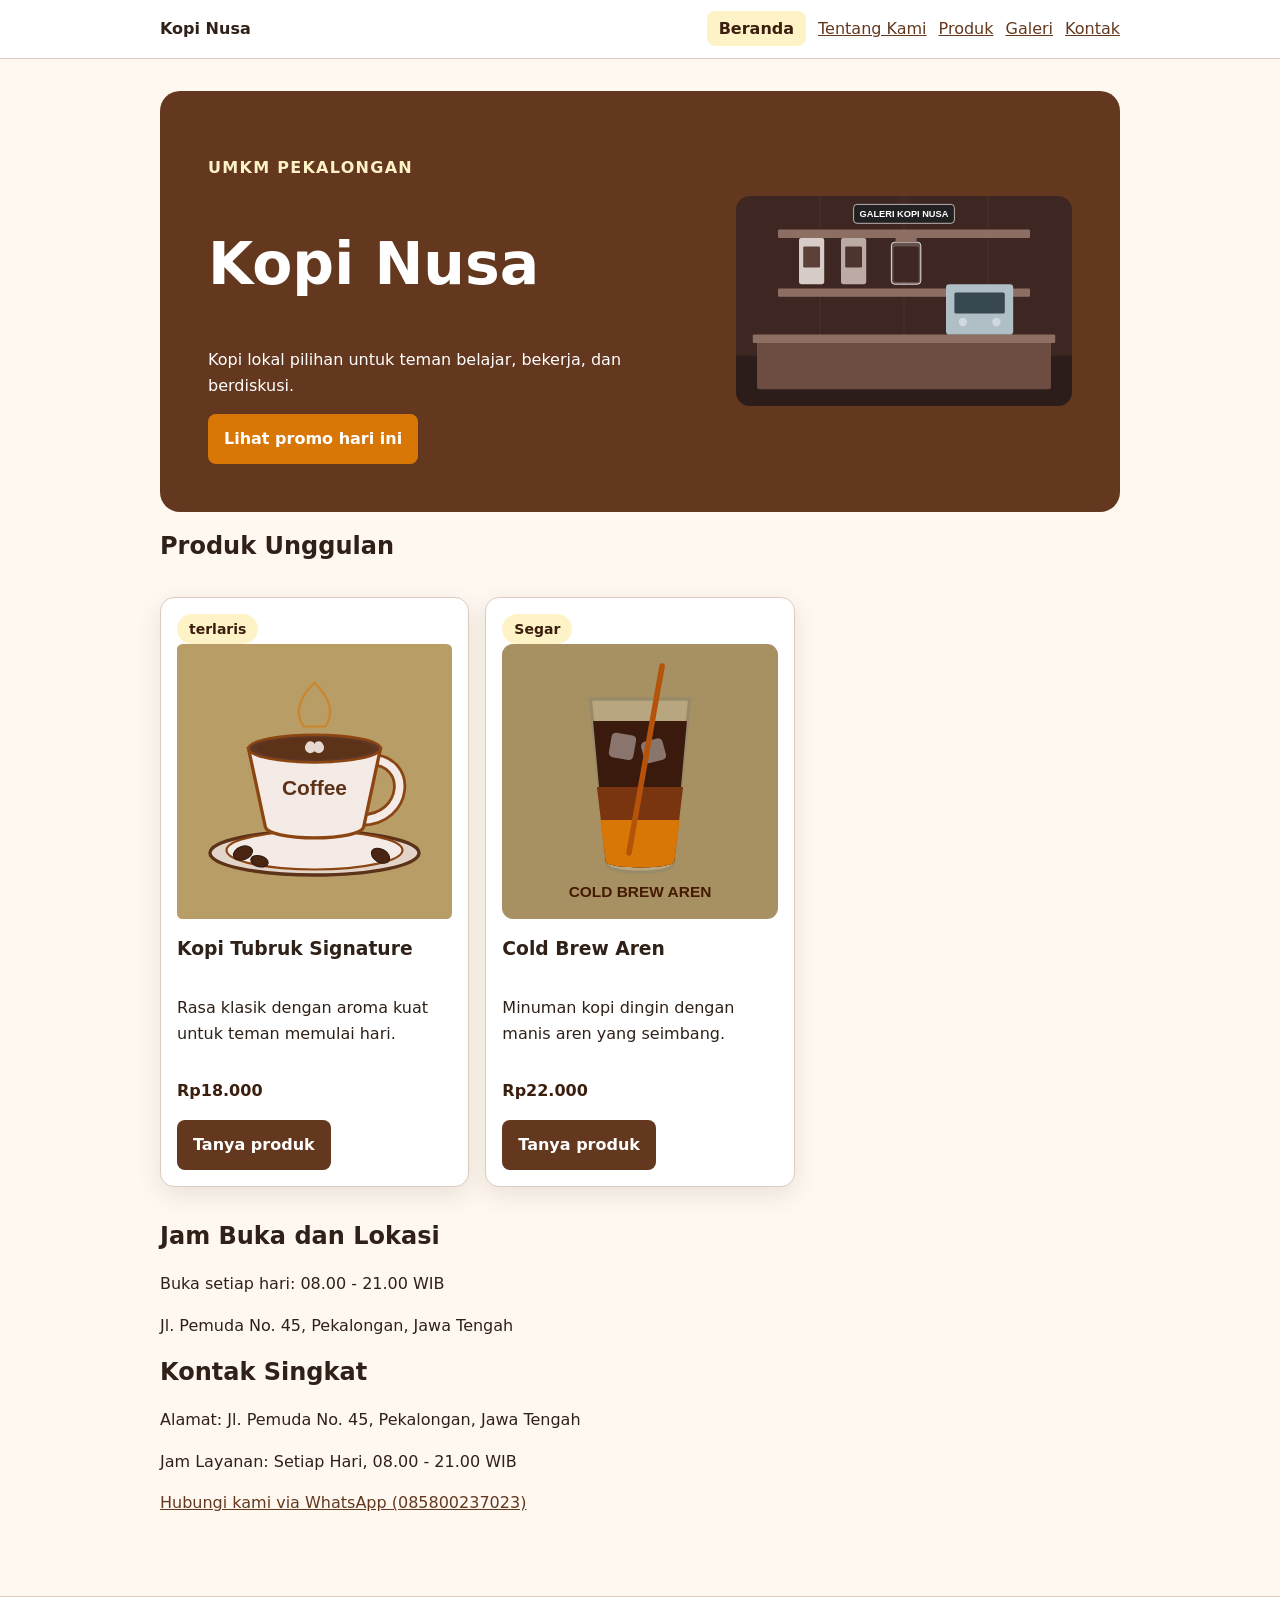
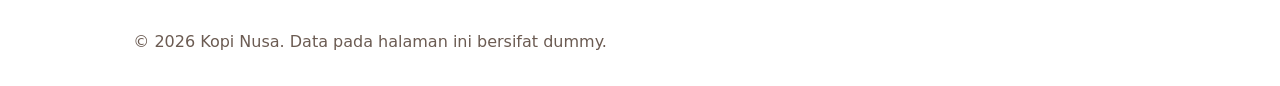
<file: index.html>
<!DOCTYPE html>
<html lang="id">
<head>
  <meta charset="UTF-8">
  <meta name="viewport" content="width=device-width, initial-scale=1.0">
  <title>Kopi Nusa - Website UMKM</title>
  <link rel="stylesheet" href="css/style.css">
  <script src="js/app.js" defer></script>
</head>
<body>
  <a class="skip-link" href="#konten">Lewati ke konten utama</a>

  <!-- Header & Navigasi -->
  <header class="site-header">
    <nav class="nav" aria-label="Navigasi utama">
      <a class="brand" href="index.html">Kopi Nusa</a>
      
      <!-- Tombol Hamburger Menu Mobile -->
      <button id="menu-toggle" class="hamburger-toggle" aria-label="Buka Menu Navigasi" type="button">
        <span class="bar"></span>
        <span class="bar"></span>
        <span class="bar"></span>
      </button>

      <!-- Menu Navigasi Utama -->
      <ul id="nav-menu">
        <li><a aria-current="page" href="index.html">Beranda</a></li>
        <li><a href="tentang.html">Tentang Kami</a></li>
        <li><a href="produk.html">Produk</a></li>
        <li><a href="galeri.html">Galeri</a></li>
        <li><a href="kontak.html">Kontak</a></li>
      </ul>
    </nav>
  </header>

  <!-- Konten Utama -->
  <main id="konten" class="page">
    
    <!-- Section Hero -->
    <section class="hero" aria-labelledby="hero-title">
      <div class="hero-content">
        <p class="eyebrow">UMKM Pekalongan</p>
        <h1 id="hero-title">Kopi Nusa</h1>
        <p>Kopi lokal pilihan untuk teman belajar, bekerja, dan berdiskusi.</p>
        <button id="promoButton" type="button">Lihat promo hari ini</button>
      </div>
      <img class="hero-image" src="assets/images/etalase-kopi.svg" width="640" height="360" alt="Etalase Kopi Nusa berisi kemasan kopi lokal" />
    </section>

    <!-- Section Produk Unggulan -->
    <section aria-labelledby="produk-title">
      <h2 id="produk-title">Produk Unggulan</h2>
      <div class="product-grid">
        
        <article class="product-card">
          <span class="product-badge">terlaris</span>
          <img src="assets/images/kopi-tubruk.svg" alt="Secangkir Kopi Tubruk Signature hangat dengan krema tebal">
          <h3>Kopi Tubruk Signature</h3>
          <p>Rasa klasik dengan aroma kuat untuk teman memulai hari.</p>
          <p class="price">Rp18.000</p>
          <div class="card-actions">
            <a class="button" href="kontak.html">Tanya produk</a>
          </div>
        </article>

        <article class="product-card">
          <span class="product-badge">Segar</span>
          <img src="assets/images/cold-brew.svg" alt="Segelas Cold Brew Aren dingin dengan lapisan susu dan gula aren">
          <h3>Cold Brew Aren</h3>
          <p>Minuman kopi dingin dengan manis aren yang seimbang.</p>
          <p class="price">Rp22.000</p>
          <div class="card-actions">
            <a class="button" href="kontak.html">Tanya produk</a>
          </div>
        </article>

      </div>
    </section>

    <!-- Section Jam Buka dan Lokasi -->
    <section aria-labelledby="lokasi-title">
      <h2 id="lokasi-title">Jam Buka dan Lokasi</h2>
      <p>Buka setiap hari: 08.00 - 21.00 WIB</p>
      <p>Jl. Pemuda No. 45, Pekalongan, Jawa Tengah</p>
    </section>

    <!-- Section Kontak Singkat (Tugas Mandiri P02) -->
    <section id="kontak" aria-labelledby="kontak-heading">
      <h2 id="kontak-heading">Kontak Singkat</h2>
      <p>Alamat: Jl. Pemuda No. 45, Pekalongan, Jawa Tengah</p>
      <p>Jam Layanan: Setiap Hari, 08.00 - 21.00 WIB</p>
      <p>
        <a href="https://wa.me/6285800237023" target="_blank" rel="noopener noreferrer">
          Hubungi kami via WhatsApp (085800237023)
        </a>
      </p>
    </section>

  </main>

  <!-- Footer -->
  <footer class="site-footer">
    <p>&copy; 2026 Kopi Nusa. Data pada halaman ini bersifat dummy.</p>
  </footer>

  <script src="js/script.js"></script>
</body>
</html>
</file>
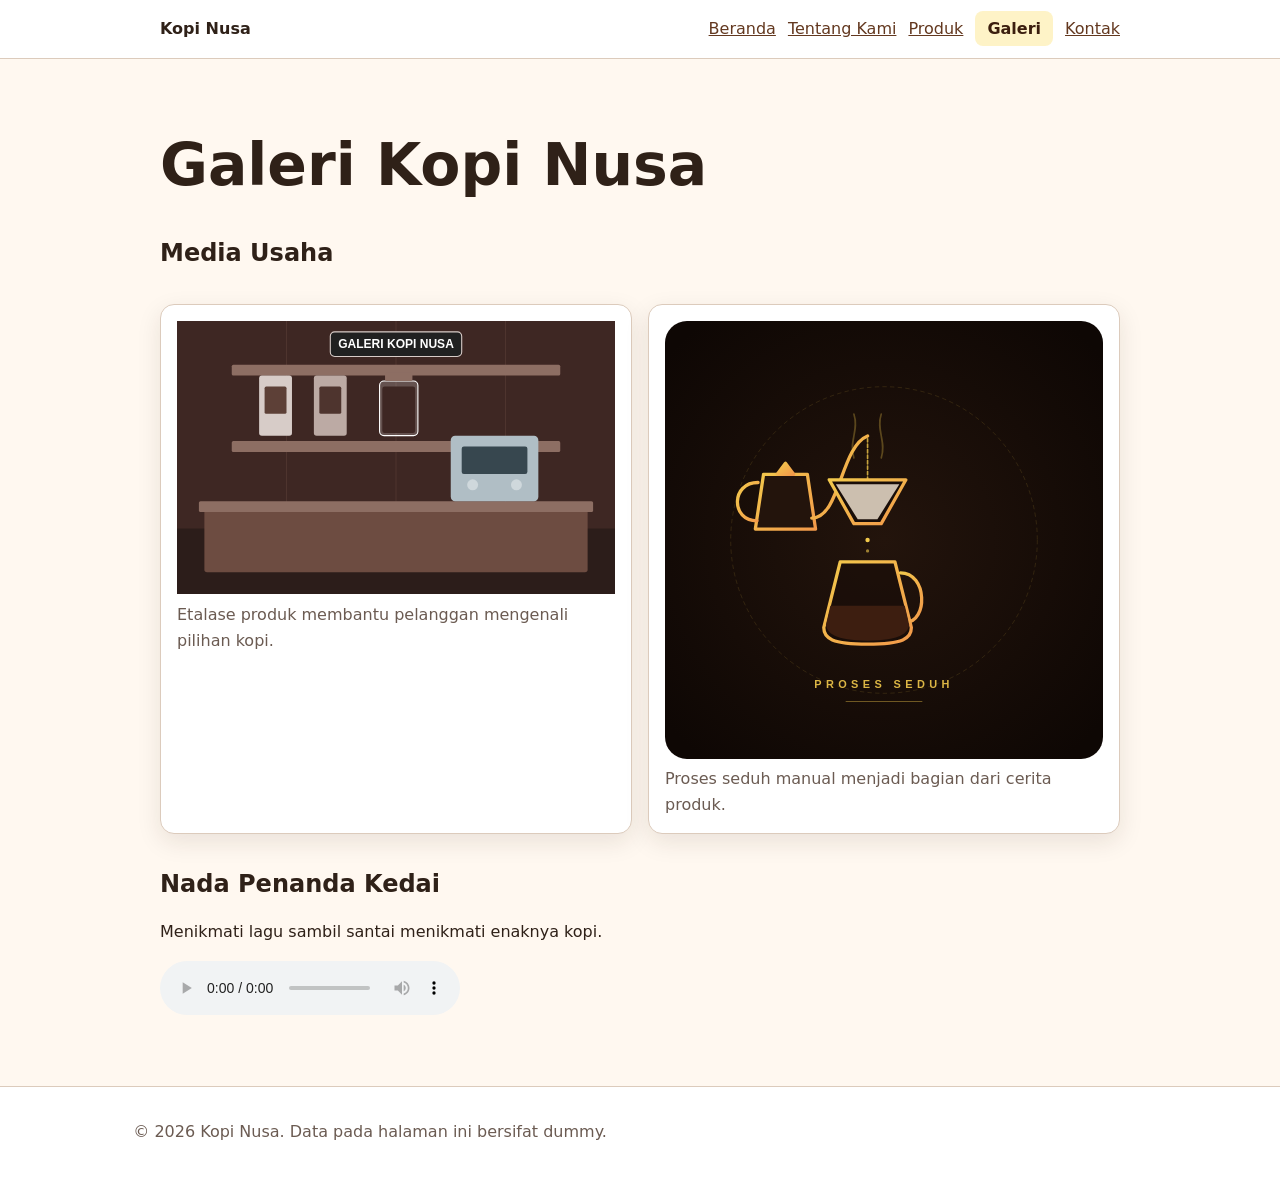
<file: galeri.html>
<!DOCTYPE html>
<html lang="id">
<head>
  <meta charset="utf-8" />
  <meta name="viewport" content="width=device-width, initial-scale=1" />
  <title>Galeri Kopi Nusa - Website UMKM</title>
  <link rel="stylesheet" href="css/style.css">
  <script src="js/app.js" defer></script>
</head>
<body>
  <a class="skip-link" href="#main">Lompati ke konten utama</a>
  
  <header class="site-header">
    <nav class="nav" aria-label="Navigasi utama">
      <a class="brand" href="index.html">Kopi Nusa</a>

      <!-- Tombol Hamburger Menu Mobile -->
      <button id="menu-toggle" class="hamburger-toggle" aria-label="Buka Menu Navigasi" type="button">
        <span class="bar"></span>
        <span class="bar"></span>
        <span class="bar"></span>
      </button>

      <!-- Menu Navigasi Utama -->
      <ul id="nav-menu">
        <li><a href="index.html">Beranda</a></li>
        <li><a href="tentang.html">Tentang Kami</a></li>
        <li><a href="produk.html">Produk</a></li>
        <li><a aria-current="page" href="galeri.html">Galeri</a></li>
        <li><a href="kontak.html">Kontak</a></li>
      </ul>
    </nav>
  </header>

  <main id="main" class="page">
    <h1>Galeri Kopi Nusa</h1>

    <section aria-labelledby="media-title">
      <h2 id="media-title">Media Usaha</h2>
      <div class="gallery-grid">
        <figure class="media-card">
          <img src="assets/images/etalase-kopi.svg" width="640" height="360" loading="lazy" alt="Etalase Kopi Nusa berisi kemasan kopi lokal" />
          <figcaption>Etalase produk membantu pelanggan mengenali pilihan kopi.</figcaption>
        </figure>
        <figure class="media-card">
          <img src="assets/images/proses-seduh.svg" width="640" height="360" loading="lazy" alt="Barista menuang air panas ke dripper kopi" />
          <figcaption>Proses seduh manual menjadi bagian dari cerita produk.</figcaption>
        </figure>
      </div>
    </section>

    <section aria-labelledby="audio-title">
      <h2 id="audio-title">Nada Penanda Kedai</h2>
      <p id="audio-note">Menikmati lagu sambil santai menikmati enaknya kopi.</p>

      <audio controls aria-describedby="audio-note" preload="auto">
        <source src="assets/audio/suasana-kopi.mp3" type="audio/mpeg">
        <source src="assets/audio/suasana-kopi.mp3" type="audio/mp3">
        Browser Anda tidak mendukung pemutar audio.
      </audio>
    </section>
  </main>

  <footer class="site-footer">
    <p>&copy; 2026 Kopi Nusa. Data pada halaman ini bersifat dummy.</p>
  </footer>
</body>
</html>
</file>
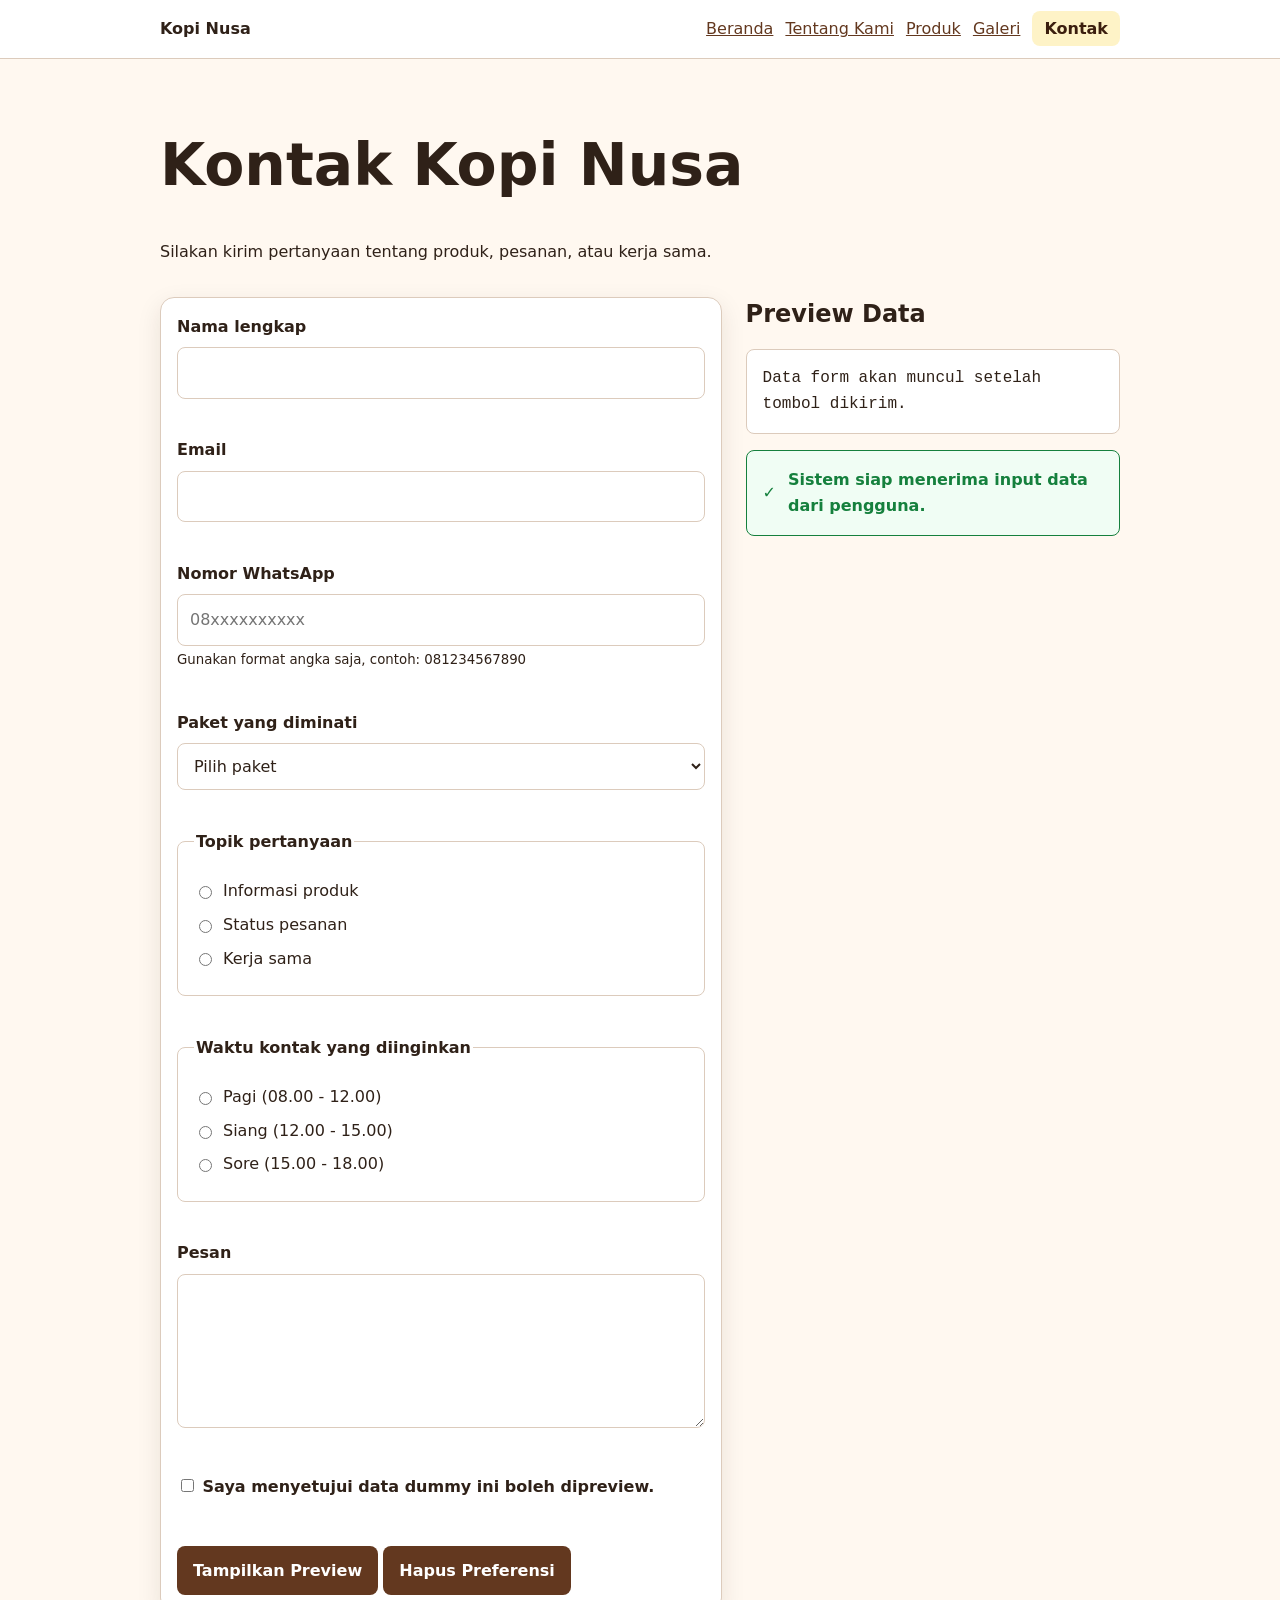
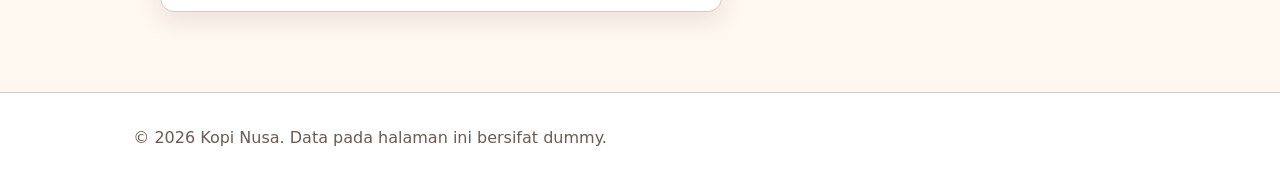
<file: kontak.html>
<!doctype html>
<html lang="id">
  <head>
    <meta charset="utf-8" />
    <meta name="viewport" content="width=device-width, initial-scale=1" />
    <title>Kontak Kopi Nusa - Website UMKM</title>
    <link rel="stylesheet" href="css/style.css" />
    <script src="js/form.js" defer></script>
    <script src="js/app.js" defer></script>
  </head>
  <body>
    <a class="skip-link" href="#konten">Lewati ke konten utama</a>
    <header class="site-header">
      <nav class="nav" aria-label="Navigasi utama">
        <a class="brand" href="index.html">Kopi Nusa</a>
        
        <!-- Tombol Hamburger Menu Mobile -->
        <button id="menu-toggle" class="hamburger-toggle" aria-label="Buka Menu Navigasi" type="button">
          <span class="bar"></span>
          <span class="bar"></span>
          <span class="bar"></span>
        </button>

        <!-- Menu Navigasi Utama -->
        <ul id="nav-menu">
          <li><a href="index.html">Beranda</a></li>
          <li><a href="tentang.html">Tentang Kami</a></li>
          <li><a href="produk.html">Produk</a></li>
          <li><a href="galeri.html">Galeri</a></li>
          <li><a aria-current="page" href="kontak.html">Kontak</a></li>
        </ul>
      </nav>
    </header>

    <main id="konten" class="page">
      <h1>Kontak Kopi Nusa</h1>
      <p>Silakan kirim pertanyaan tentang produk, pesanan, atau kerja sama.</p>

      <!-- Wrapper Grid 2 Kolom (Tambahan P06) -->
      <div class="contact-grid">

        <!-- Kolom 1: Formulir Kontak -->
        <form id="form-kontak" action="#" method="post" novalidate>
          <div class="field">
            <label for="nama">Nama lengkap</label>
            <input
              id="nama"
              name="nama"
              type="text"
              autocomplete="name"
              required
              minlength="3"
              aria-describedby="nama-error"
            />
            <p id="nama-error" class="field-error" aria-live="polite"></p>
          </div>

          <div class="field">
            <label for="email">Email</label>
            <input
              id="email"
              name="email"
              type="email"
              autocomplete="email"
              required
              aria-describedby="email-error"
            />
            <p id="email-error" class="field-error" aria-live="polite"></p>
          </div>

          <div class="field">
            <label for="whatsapp">Nomor WhatsApp</label>
            <input
              id="whatsapp"
              name="whatsapp"
              type="tel"
              autocomplete="tel"
              placeholder="08xxxxxxxxxx"
              pattern="^08[0-9]{8,11}$"
              required
              aria-describedby="wa-help whatsapp-error"
            />
            <small id="wa-help">Gunakan format angka saja, contoh: 081234567890</small>
            <p id="whatsapp-error" class="field-error" aria-live="polite"></p>
          </div>

          <div class="field">
            <label for="paket">Paket yang diminati</label>
            <select id="paket" name="paket" required aria-describedby="paket-error">
              <option value="">Pilih paket</option>
              <option value="rumahan">Paket rumahan</option>
              <option value="kantor">Paket kantor</option>
              <option value="reseller">Paket reseller</option>
            </select>
            <p id="paket-error" class="field-error" aria-live="polite"></p>
          </div>

          <fieldset>
            <legend>Topik pertanyaan</legend>
            <label><input type="radio" name="topik" value="produk" required /> Informasi produk</label>
            <label><input type="radio" name="topik" value="pesanan" /> Status pesanan</label>
            <label><input type="radio" name="topik" value="kerja-sama" /> Kerja sama</label>
          </fieldset>
          <p id="topik-error" class="field-error" aria-live="polite"></p>

          <fieldset>
            <legend>Waktu kontak yang diinginkan</legend>
            <label><input type="radio" name="waktu_kontak" value="pagi" required /> Pagi (08.00 - 12.00)</label>
            <label><input type="radio" name="waktu_kontak" value="siang" /> Siang (12.00 - 15.00)</label>
            <label><input type="radio" name="waktu_kontak" value="sore" /> Sore (15.00 - 18.00)</label>
          </fieldset>
          <p id="waktu_kontak-error" class="field-error" aria-live="polite"></p>

          <div class="field">
            <label for="pesan">Pesan</label>
            <textarea
              id="pesan"
              name="pesan"
              rows="5"
              required
              minlength="20"
              aria-describedby="pesan-error"
            ></textarea>
            <p id="pesan-error" class="field-error" aria-live="polite"></p>
          </div>

          <div class="field">
            <label>
              <input
                id="setuju"
                name="setuju"
                type="checkbox"
                required
                aria-describedby="setuju-error"
              />
              Saya menyetujui data dummy ini boleh dipreview.
            </label>
            <p id="setuju-error" class="field-error" aria-live="polite"></p>
          </div>

          <p id="form-feedback" class="form-feedback" role="status" aria-live="polite"></p>

          <button type="submit">Tampilkan Preview</button>
          <button type="button" id="btn-hapus-preferensi">Hapus Preferensi</button>
        </form>

        <!-- Kolom 2: Info & Preview Data -->
        <div class="contact-info">
          <section aria-labelledby="preview-title">
            <h2 id="preview-title">Preview Data</h2>
            <pre id="preview-form" aria-live="polite">Data form akan muncul setelah tombol dikirim.</pre>
            <div class="status-message status-success" role="status">
              <span aria-hidden="true">✓</span>
              <span>Sistem siap menerima input data dari pengguna.</span>
            </div>
          </section>
        </div>

      </div>
      <!-- Akhir Wrapper Grid -->
    </main>

    <footer class="site-footer">
      <p>&copy; 2026 Kopi Nusa. Data pada halaman ini bersifat dummy.</p>
    </footer>
  </body>
</html>
</file>
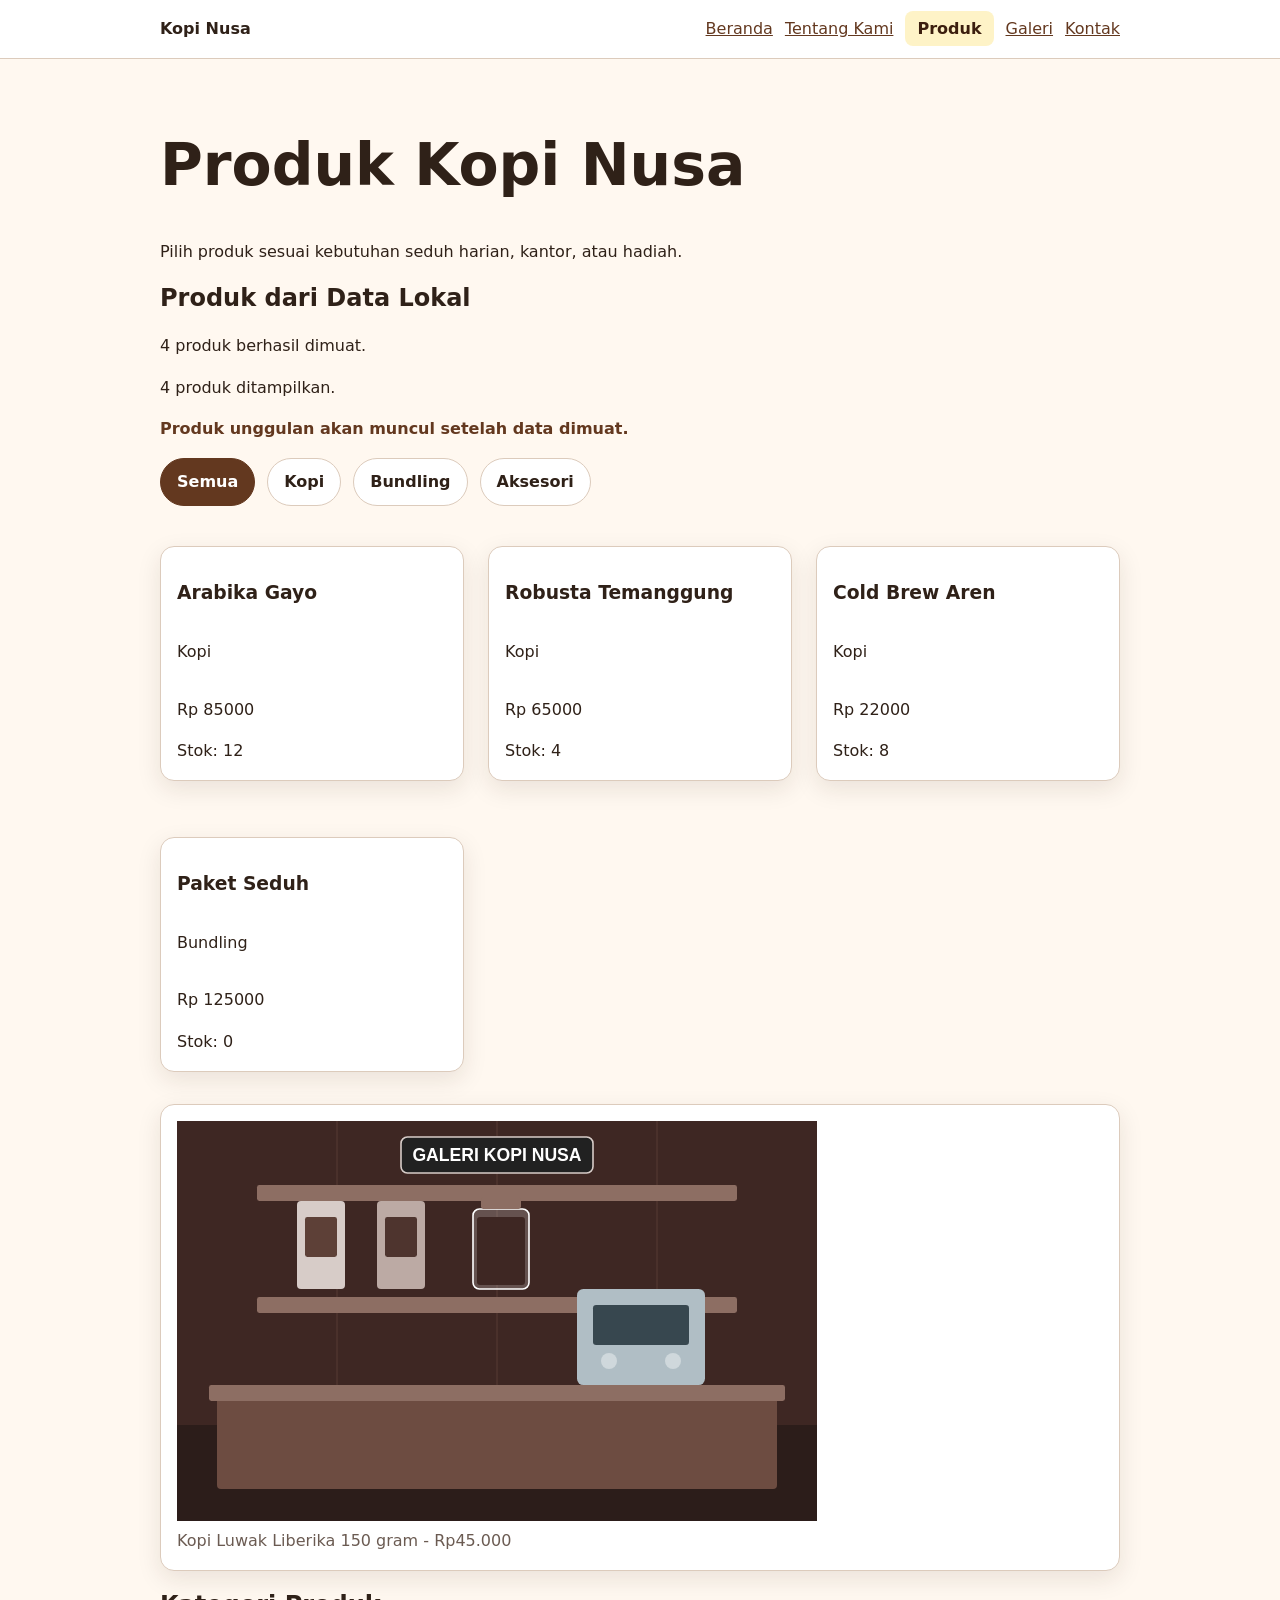
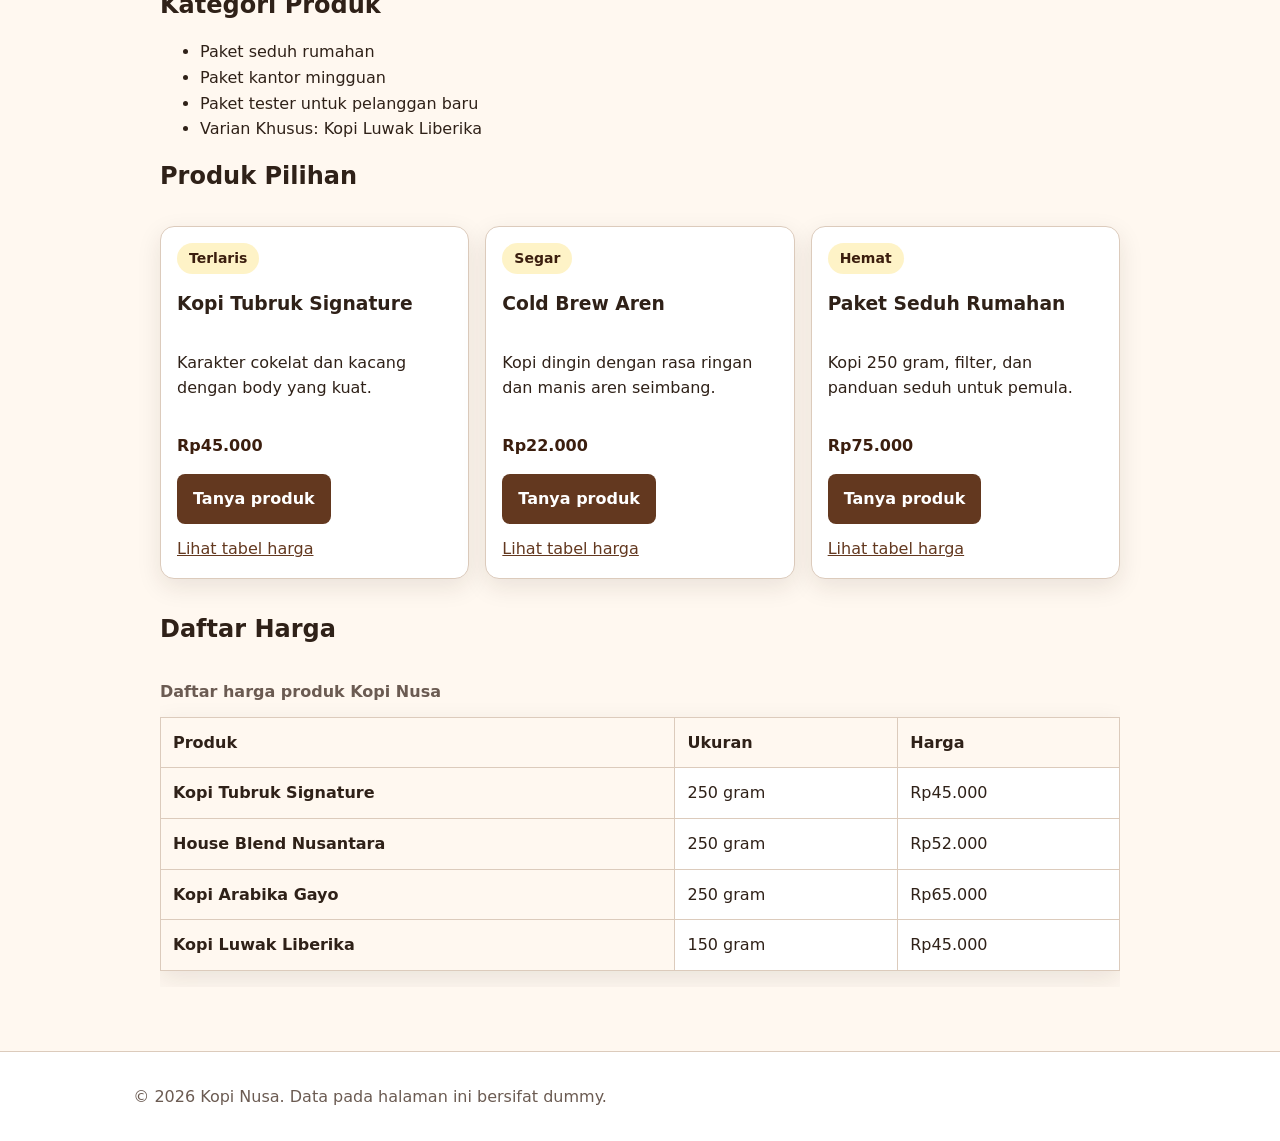
<file: produk.html>
<!DOCTYPE html>
<html lang="id">
<head>
  <meta charset="utf-8" />
  <meta name="viewport" content="width=device-width, initial-scale=1" />
  <title>Produk Kopi Nusa - Website UMKM</title>
  <link rel="stylesheet" href="css/style.css">
  <script type="module" src="js/catalog-api.js"></script>
</head>
<body>
  <a class="skip-link" href="#main">Lompati ke konten utama</a>

  <header class="site-header">
    <nav class="nav" aria-label="Navigasi utama">
      <a class="brand" href="index.html">Kopi Nusa</a>

      <!-- Tombol Hamburger Menu Mobile -->
      <button id="menu-toggle" class="hamburger-toggle" aria-label="Buka Menu Navigasi" type="button">
        <span class="bar"></span>
        <span class="bar"></span>
        <span class="bar"></span>
      </button>

      <!-- Menu Navigasi Utama -->
      <ul id="nav-menu">
        <li><a href="index.html">Beranda</a></li>
        <li><a href="tentang.html">Tentang Kami</a></li>
        <li><a aria-current="page" href="produk.html">Produk</a></li>
        <li><a href="galeri.html">Galeri</a></li>
        <li><a href="kontak.html">Kontak</a></li>
      </ul>
    </nav>
  </header>

  <main id="main" class="page">
    <h1>Produk Kopi Nusa</h1>
    <p>Pilih produk sesuai kebutuhan seduh harian, kantor, atau hadiah.</p>

    <!-- Langkah 2 P11-02 dan P13-04: Target Render & Filter Kategori JavaScript -->
    <section class="section" aria-labelledby="produk-dinamis-title">
      <div class="section-header">
        <h2 id="produk-dinamis-title">Produk dari Data Lokal</h2>
        <p id="catalog-status" class="catalog-status" aria-live="polite">Produk belum dimuat.</p>
        <p id="produk-ringkasan">Menunggu data produk.</p>
        <p id="produk-unggulan">Produk unggulan akan muncul setelah data dimuat.</p>
      </div>

      <div class="filter-bar" aria-label="Filter kategori produk">
        <button type="button" class="filter-button is-active" data-filter="Semua">Semua</button>
        <button type="button" class="filter-button" data-filter="Kopi">Kopi</button>
        <button type="button" class="filter-button" data-filter="Bundling">Bundling</button>
        <button type="button" class="filter-button" data-filter="Aksesori">Aksesori</button>
      </div>

      <div id="produk-dinamis" class="js-product-grid" aria-live="polite"></div>
    </section>

    <!-- Display Gambar Produk P03 -->
    <figure class="media-card">
      <img src="assets/images/etalase-kopi.svg" width="640" height="360" loading="lazy" alt="Kemasan Kopi Luwak Liberika khas Nusantara siap seduh" />
      <figcaption>Kopi Luwak Liberika 150 gram - Rp45.000</figcaption>
    </figure>

    <!-- Kategori Produk -->
    <section aria-labelledby="kategori-title">
      <h2 id="kategori-title">Kategori Produk</h2>
      <ul>
        <li>Paket seduh rumahan</li>
        <li>Paket kantor mingguan</li>
        <li>Paket tester untuk pelanggan baru</li>
        <li>Varian Khusus: Kopi Luwak Liberika</li>
      </ul>
    </section>

    <!-- Produk Pilihan (Tugas P06) -->
    <section aria-labelledby="produk-pilihan-title">
      <h2 id="produk-pilihan-title">Produk Pilihan</h2>
      <div class="product-grid">
        <article class="product-card">
          <span class="product-badge">Terlaris</span>
          <h3>Kopi Tubruk Signature</h3>
          <p>Karakter cokelat dan kacang dengan body yang kuat.</p>
          <p class="price">Rp45.000</p>
          <div class="card-actions">
            <a class="button" href="kontak.html">Tanya produk</a>
            <a href="#harga-title">Lihat tabel harga</a>
          </div>
        </article>

        <article class="product-card">
          <span class="product-badge">Segar</span>
          <h3>Cold Brew Aren</h3>
          <p>Kopi dingin dengan rasa ringan dan manis aren seimbang.</p>
          <p class="price">Rp22.000</p>
          <div class="card-actions">
            <a class="button" href="kontak.html">Tanya produk</a>
            <a href="#harga-title">Lihat tabel harga</a>
          </div>
        </article>

        <article class="product-card">
          <span class="product-badge">Hemat</span>
          <h3>Paket Seduh Rumahan</h3>
          <p>Kopi 250 gram, filter, dan panduan seduh untuk pemula.</p>
          <p class="price">Rp75.000</p>
          <div class="card-actions">
            <a class="button" href="kontak.html">Tanya produk</a>
            <a href="#harga-title">Lihat tabel harga</a>
          </div>
        </article>
      </div>
    </section>

    <!-- Tabel Daftar Harga Aksesibel P03 -->
    <section aria-labelledby="harga-title">
      <h2 id="harga-title">Daftar Harga</h2>
      <div class="table-scroll" role="region" aria-labelledby="daftar-harga-caption" tabindex="0">
        <table>
          <caption id="daftar-harga-caption">Daftar harga produk Kopi Nusa</caption>
          <thead>
            <tr>
              <th scope="col">Produk</th>
              <th scope="col">Ukuran</th>
              <th scope="col">Harga</th>
            </tr>
          </thead>
          <tbody>
            <tr>
              <th scope="row">Kopi Tubruk Signature</th>
              <td>250 gram</td>
              <td>Rp45.000</td>
            </tr>
            <tr>
              <th scope="row">House Blend Nusantara</th>
              <td>250 gram</td>
              <td>Rp52.000</td>
            </tr>
            <tr>
              <th scope="row">Kopi Arabika Gayo</th>
              <td>250 gram</td>
              <td>Rp65.000</td>
            </tr>
            <tr>
              <th scope="row">Kopi Luwak Liberika</th>
              <td>150 gram</td>
              <td>Rp45.000</td>
            </tr>
          </tbody>
        </table>
      </div>
    </section>
  </main>

  <footer class="site-footer">
    <p>&copy; 2026 Kopi Nusa. Data pada halaman ini bersifat dummy.</p>
  </footer>
</body>
</html>
</file>
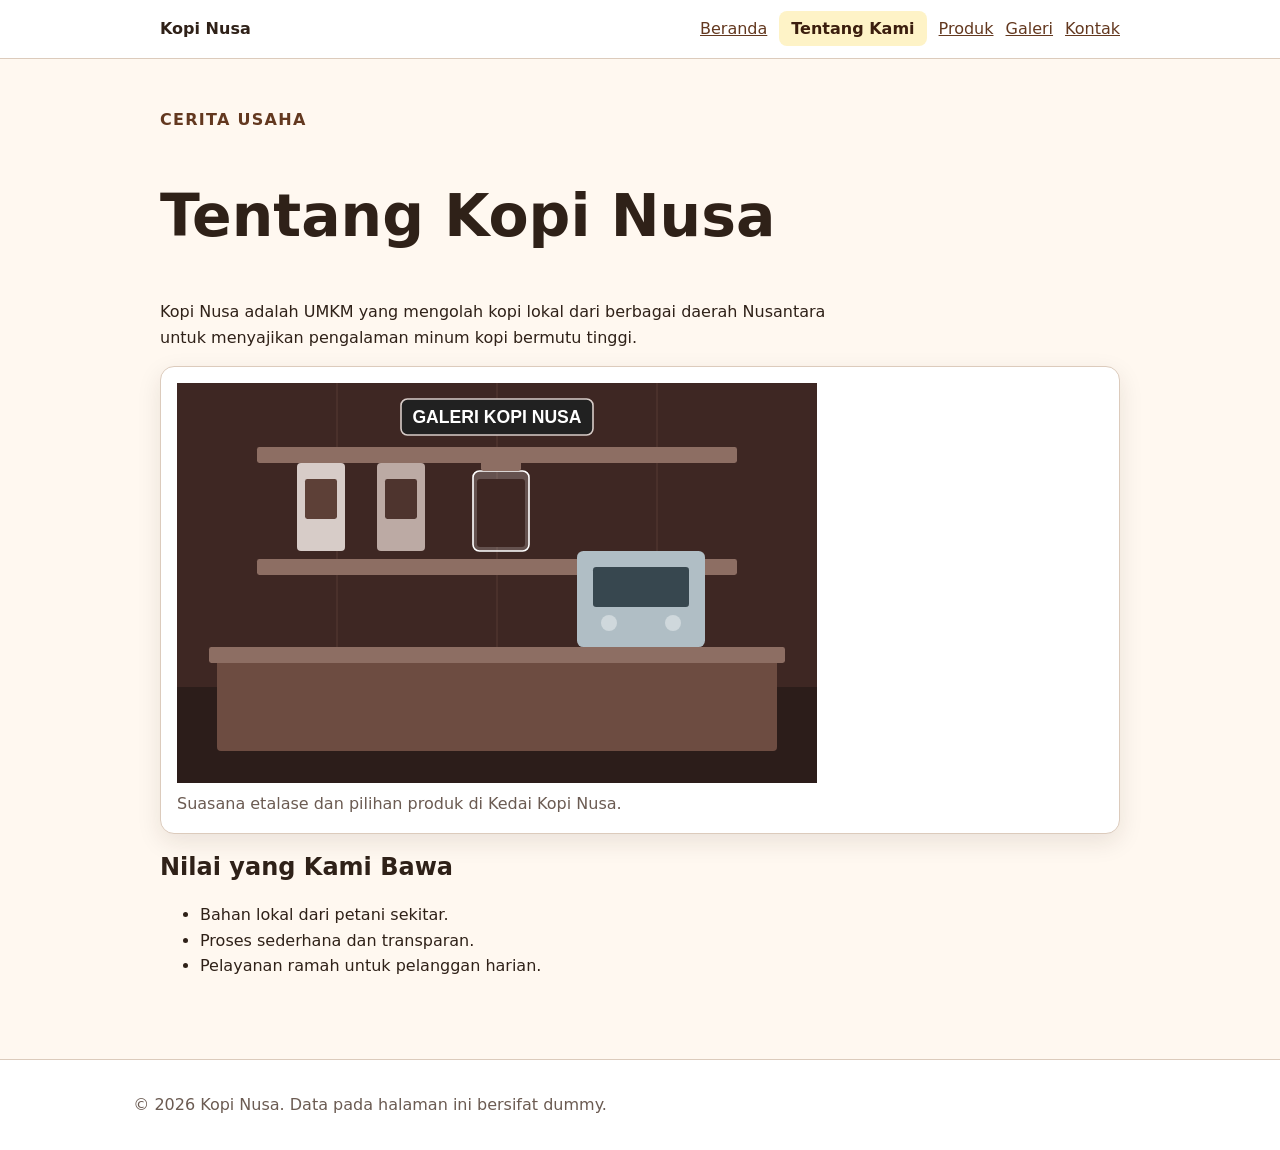
<file: tentang.html>
<!DOCTYPE html>
<html lang="id">
<head>
  <meta charset="utf-8" />
  <meta name="viewport" content="width=device-width, initial-scale=1" />
  <title>Tentang Kopi Nusa - Website UMKM</title>
  <link rel="stylesheet" href="css/style.css">
  <script src="js/app.js" defer></script>
</head>
<body>
  <a class="skip-link" href="#main">Lewati ke konten utama</a>
  
  <header class="site-header">
    <nav class="nav" aria-label="Navigasi utama">
      <a class="brand" href="index.html">Kopi Nusa</a>

      <!-- Tombol Hamburger Menu Mobile -->
      <button id="menu-toggle" class="hamburger-toggle" aria-label="Buka Menu Navigasi" type="button">
        <span class="bar"></span>
        <span class="bar"></span>
        <span class="bar"></span>
      </button>

      <!-- Menu Navigasi Utama -->
      <ul id="nav-menu">
        <li><a href="index.html">Beranda</a></li>
        <li><a aria-current="page" href="tentang.html">Tentang Kami</a></li>
        <li><a href="produk.html">Produk</a></li>
        <li><a href="galeri.html">Galeri</a></li>
        <li><a href="kontak.html">Kontak</a></li>
      </ul>
    </nav>
  </header>

  <main id="main" class="page">
    <section aria-labelledby="tentang-title">
      <p class="eyebrow">Cerita Usaha</p>
      <h1 id="tentang-title">Tentang Kopi Nusa</h1>
      <p>Kopi Nusa adalah UMKM yang mengolah kopi lokal dari berbagai daerah Nusantara untuk menyajikan pengalaman minum kopi bermutu tinggi.</p>
      
      <figure class="media-card">
        <img src="assets/images/etalase-kopi.svg" width="640" height="360" loading="lazy" alt="Etalase Kopi Nusa berisi kemasan kopi lokal" />
        <figcaption>Suasana etalase dan pilihan produk di Kedai Kopi Nusa.</figcaption>
      </figure>
    </section>

    <section aria-labelledby="nilai-title">
      <h2 id="nilai-title">Nilai yang Kami Bawa</h2>
      <ul>
        <li>Bahan lokal dari petani sekitar.</li>
        <li>Proses sederhana dan transparan.</li>
        <li>Pelayanan ramah untuk pelanggan harian.</li>
      </ul>
    </section>
  </main>

  <footer class="site-footer">
    <p>&copy; 2026 Kopi Nusa. Data pada halaman ini bersifat dummy.</p>
  </footer>
</body>
</html>
</file>
<file: css/style.css>
/* ==========================================================================
   1. REGISTRASI DESIGN TOKENS (VARIABEL CSS)
   ========================================================================== */
:root {
  /* Skema Warna Utama & Netral */
  --color-primary: #63381f;
  --color-primary-strong: #3b1e0e;
  --color-text: #2f2118;
  --color-muted: #6b5b52;
  --color-surface: #ffffff;
  --color-surface-soft: #fff8f0;
  --color-border: #dccbbc;
  --color-focus: #1d4ed8;

  /* Variasi Warna Aksesibilitas & Pesan Status */
  --color-accent: #d97706;
  --color-accent-hover: #b45309;
  --color-success: #15803d;
  --color-danger: #b91c1c;

  /* Sistem Spacing / Jarak Elemen */
  --space-1: 0.5rem;
  --space-2: 0.75rem;
  --space-3: 1rem;
  --space-4: 1.5rem;
  --space-5: 2rem;
  --space-xl: 3rem;

  /* Sistem Border Radius / Sudut Komponen */
  --radius-sm: 0.5rem;
  --radius-md: 0.875rem;
  --radius-lg: 1.25rem;

  /* Elevasi & Efek Bayangan */
  --shadow-card: 0 0.5rem 1.5rem rgb(47 33 24 / 0.1);
}

/* ==========================================================================
   2. ATURAN DASAR & RESET STYLES
   ========================================================================== */
*,
*::before,
*::after {
  box-sizing: border-box;
}

html {
  color-scheme: light;
}

body {
  margin: 0;
  color: var(--color-text);
  background: var(--color-surface-soft);
  font-family: system-ui, -apple-system, BlinkMacSystemFont, "Segoe UI", sans-serif;
  font-size: 1rem;
  line-height: 1.6;
}

img {
  max-width: 100%;
  height: auto;
}

a {
  color: var(--color-primary);
}

a:hover {
  color: var(--color-primary-strong);
}

/* Aksesibilitas Indikator Fokus Keyboard */
:focus-visible {
  outline: 3px solid var(--color-focus);
  outline-offset: 3px;
}

.skip-link {
  position: absolute;
  top: -5rem;
  left: var(--space-3);
  padding: var(--space-2) var(--space-3);
  color: var(--color-surface);
  background: var(--color-text);
}

.skip-link:focus {
  top: var(--space-3);
}

/* ==========================================================================
   3. KOMPONEN LAYOUT UTAMA
   ========================================================================== */
.site-header,
.site-footer {
  padding: var(--space-3) var(--space-4);
  background: var(--color-surface);
  border-bottom: 1px solid var(--color-border);
  position: relative; /* Diperlukan agar dropdown menu HP menempel pas di header */
}

.site-footer {
  margin-top: var(--space-5);
  color: var(--color-muted);
  text-align: center;
  border-top: 1px solid var(--color-border);
  border-bottom: 0;
}

.nav,
.page {
  width: min(100% - 2rem, 60rem);
  margin-inline: auto;
}

.brand {
  display: inline-block;
  margin-bottom: 0;
  color: var(--color-text);
  font-weight: 800;
  text-decoration: none;
}

.nav ul {
  padding: 0;
  margin: 0;
  list-style: none;
}

.nav li {
  margin: 0;
}

.nav a[aria-current="page"] {
  padding: var(--space-1) var(--space-2);
  color: var(--color-primary-strong);
  font-weight: 700;
  text-decoration: none;
  background: #fef3c7;
  border-radius: var(--radius-sm);
}

.page {
  padding-block: var(--space-5);
}

.hero {
  display: grid;
  padding: var(--space-xl);
  color: var(--color-surface);
  background: var(--color-primary);
  border-radius: var(--radius-lg);
  gap: var(--space-4);
  align-items: center;
}

/* ==========================================================================
   4. TIPOGRAFI & TEKS
   ========================================================================== */
h1,
h2,
h3 {
  line-height: 1.2;
  text-wrap: balance;
}

h1 {
  font-size: clamp(2rem, 1.25rem + 3vw, 4rem);
}

p,
li {
  max-width: 68ch;
}

.eyebrow {
  color: var(--color-primary);
  font-weight: 800;
  letter-spacing: 0.08em;
  text-transform: uppercase;
}

.hero .eyebrow {
  color: #fef3c7;
}

.price {
  color: var(--color-primary-strong);
  font-weight: 800;
}

/* ==========================================================================
   5. STYLING TOMBOL & SPESIFISITAS (CASCADE)
   ========================================================================== */
/* Style Tombol Default / Global */
.button,
button {
  display: inline-block;
  padding: var(--space-2) var(--space-3);
  color: var(--color-surface);
  font: inherit;
  font-weight: 700;
  text-decoration: none;
  cursor: pointer;
  background: var(--color-primary);
  border: 0;
  border-radius: var(--radius-sm);
}

.button:hover,
button:hover {
  color: var(--color-surface);
  background: var(--color-primary-strong);
}

/* Aturan Khusus Tombol Hero (Uji Coba Specificity DevTools) */
.hero button {
  color: var(--color-surface);
  background: var(--color-accent);
}

.hero button:hover {
  background: var(--color-accent-hover);
}

/* ==========================================================================
   6. ELEMEN CARD, TABEL, DAN FORMULIR
   ========================================================================== */
.product-card,
.media-card,
table,
form {
  margin-block: var(--space-3);
  padding: var(--space-3);
  background: var(--color-surface);
  border: 1px solid var(--color-border);
  border-radius: var(--radius-md);
  box-shadow: var(--shadow-card);
}

figure {
  margin-inline: 0;
}

figcaption,
caption {
  color: var(--color-muted);
}

table {
  width: 100%;
  border-collapse: collapse;
  border-radius: 0;
}

caption {
  margin-bottom: var(--space-2);
  font-weight: 700;
  text-align: left;
}

th,
td {
  padding: var(--space-2);
  text-align: left;
  border: 1px solid var(--color-border);
}

th {
  background: var(--color-surface-soft);
}

.field {
  margin-bottom: var(--space-3);
}

.field label,
legend {
  display: block;
  margin-bottom: var(--space-1);
  font-weight: 700;
}

.field input,
.field select,
.field textarea {
  width: 100%;
  padding: var(--space-2);
  color: inherit;
  font: inherit;
  background: var(--color-surface);
  border: 1px solid var(--color-border);
  border-radius: var(--radius-sm);
}

input[type="radio"],
input[type="checkbox"] {
  width: auto;
}

fieldset {
  margin: 0 0 var(--space-3);
  padding: var(--space-3);
  border: 1px solid var(--color-border);
  border-radius: var(--radius-sm);
}

fieldset label {
  display: flex;
  align-items: center;
  gap: var(--space-1);
  margin-bottom: var(--space-1);
}

audio {
  max-width: 100%;
}

#preview-form {
  padding: var(--space-3);
  white-space: pre-wrap;
  background: var(--color-surface);
  border: 1px solid var(--color-border);
  border-radius: var(--radius-sm);
}

/* ==========================================================================
   7. KOMPONEN PESAN STATUS INFORMASI
   ========================================================================== */
.status-message {
  display: flex;
  align-items: center;
  gap: var(--space-2);
  padding: var(--space-3);
  margin-top: var(--space-3);
  font-weight: 600;
  border-radius: var(--radius-sm);
}

.status-success {
  color: var(--color-success);
  background: #f0fdf4;
  border: 1px solid var(--color-success);
}

.status-danger {
  color: var(--color-danger);
  background: #fef2f2;
  border: 1px solid var(--color-danger);
}

/* ==========================================================================
   8. MOBILE-FIRST BASELINE (LANGKAH 4, 5, 6 P07)
   ========================================================================== */
/* Navigasi Mobile Baseline */
.nav {
  display: flex;
  flex-direction: row;
  justify-content: space-between;
  align-items: center;
}

.nav ul {
  display: flex;
  flex-direction: column;
  gap: var(--space-2);
  flex-wrap: wrap;
}

/* Product Card */
.product-card {
  display: flex;
  flex-direction: column;
}

.product-badge {
  align-self: flex-start;
  padding: 0.25rem var(--space-2);
  color: var(--color-primary-strong);
  font-size: 0.875rem;
  font-weight: 800;
  background: #fef3c7;
  border-radius: 999px;
}

.card-actions {
  display: flex;
  gap: var(--space-2);
  align-items: center;
  flex-wrap: wrap;
  margin-top: auto;
}

/* Grid Baseline 1 Kolom */
.hero {
  grid-template-columns: 1fr;
}

.hero-image {
  width: 100%;
  border-radius: var(--radius-md);
}

.product-grid,
.gallery-grid,
.contact-grid {
  display: grid;
  grid-template-columns: 1fr;
  gap: var(--space-3);
}

.contact-info {
  position: relative;
}

/* Overflow Tabel Aksesibel */
.table-scroll {
  max-width: 100%;
  overflow-x: auto;
}

.table-scroll:focus-visible {
  outline: 3px solid var(--color-focus);
  outline-offset: 2px;
}

.table-scroll table {
  min-width: 40rem;
}

/* ==========================================================================
   9. BREAKPOINT BERBASIS KONTEN (LANGKAH 7 P07 & P10 STYLES)
   ========================================================================== */
@media (min-width: 42rem) {
  .nav ul {
    flex-direction: row;
  }

  .gallery-grid {
    grid-template-columns: repeat(2, minmax(0, 1fr));
  }
}

@media (min-width: 48rem) {
  .hero {
    grid-template-columns: 1.2fr 0.8fr;
  }

  .product-grid {
    grid-template-columns: repeat(2, minmax(0, 1fr));
  }

  .contact-grid {
    grid-template-columns: 1.2fr 0.8fr;
    gap: var(--space-4);
    align-items: start;
  }
}

@media (min-width: 68rem) {
  .nav {
    flex-direction: row;
    align-items: center;
    justify-content: space-between;
  }

  .product-grid {
    grid-template-columns: repeat(3, minmax(0, 1fr));
  }
}

.js-product-grid {
  display: grid;
  grid-template-columns: repeat(auto-fill, minmax(16rem, 1fr));
  gap: var(--space-4);
}

.js-product-card {
  padding: var(--space-4);
  border: 1px solid var(--color-border);
  border-radius: var(--radius-lg);
  background: var(--color-surface);
}

.stock-badge {
  display: inline-flex;
  margin-block-start: var(--space-2);
  padding: 0.25rem 0.6rem;
  border-radius: 999px;
  font-size: 0.85rem;
  font-weight: 700;
  background: #dcfce7;
  color: #166534;
}

.stock-badge.warning {
  background: #fef3c7;
  color: #92400e;
}

.stock-badge.empty {
  background: #fee2e2;
  color: #991b1b;
}

#produk-unggulan {
  font-weight: 700;
  color: var(--color-primary, #6f3b1f);
}

/* ==========================================================================
   10. STYLING HAMBURGER MENU RESPONSIF MOBILE
   ========================================================================== */
/* Reset Tombol Hamburger agar tidak terpengaruh style button global */
.hamburger-toggle {
  display: none !important;
  flex-direction: column;
  justify-content: space-between;
  width: 32px;
  height: 24px;
  background: transparent !important;
  border: none !important;
  cursor: pointer;
  padding: 0 !important;
  box-shadow: none !important;
  z-index: 1000;
}

/* 3 Garis Cokelat Hamburger Menu */
.hamburger-toggle .bar {
  display: block;
  height: 4px;
  width: 100%;
  background-color: var(--color-primary-strong, #3b1e0e) !important;
  border-radius: 2px;
}

/* Aturan khusus ketika dibuka di layar HP (lebar <= 768px) */
@media (max-width: 768px) {
  .hamburger-toggle {
    display: flex !important; /* Tombol baru muncul di HP */
  }

  .nav ul#nav-menu {
    display: none; /* Sembunyikan daftar menu datar di HP */
    flex-direction: column;
    position: absolute;
    top: 100%;
    left: 0;
    right: 0;
    background-color: var(--color-surface, #ffffff);
    border-bottom: 1px solid var(--color-border, #dccbbc);
    box-shadow: var(--shadow-card);
    padding: var(--space-3);
    margin: 0;
    z-index: 999;
  }

  .nav ul#nav-menu.active {
    display: flex; /* Daftar menu muncul saat ikon diklik */
  }

  .nav ul#nav-menu li {
    text-align: center;
    padding: var(--space-1) 0;
  }
}

.filter-bar {
  display: flex;
  flex-wrap: wrap;
  gap: 0.75rem;
  margin-block: 1rem 1.5rem;
}

.filter-button {
  border: 1px solid var(--color-border, #cbd5e1);
  border-radius: 999px;
  background: #ffffff;
  color: var(--color-text, #1f2937);
  padding: 0.65rem 1rem;
  font-weight: 700;
  cursor: pointer;
}

.filter-button:hover,
.filter-button:focus-visible {
  border-color: var(--color-primary, #2563eb);
  outline: 3px solid rgb(37 99 235 / 20%);
  outline-offset: 2px;
}

.filter-button.is-active {
  background: var(--color-primary, #2563eb);
  border-color: var(--color-primary, #2563eb);
  color: #ffffff;
}

.empty-state {
  grid-column: 1 / -1;
  border: 1px dashed #94a3b8;
  border-radius: 1rem;
  padding: 1rem;
  background: #ffffff;
  color: #64748b;
}

.field-error,
.form-feedback {
  margin: 0;
  color: #b91c1c;
  font-weight: 700;
}

.field-error {
  min-height: 1.4rem;
}

[aria-invalid="true"] {
  border-color: #b91c1c;
  box-shadow: 0 0 0 3px rgb(185 28 28 / 15%);
}

.form-feedback.success {
  color: #166534;
}
</file>
